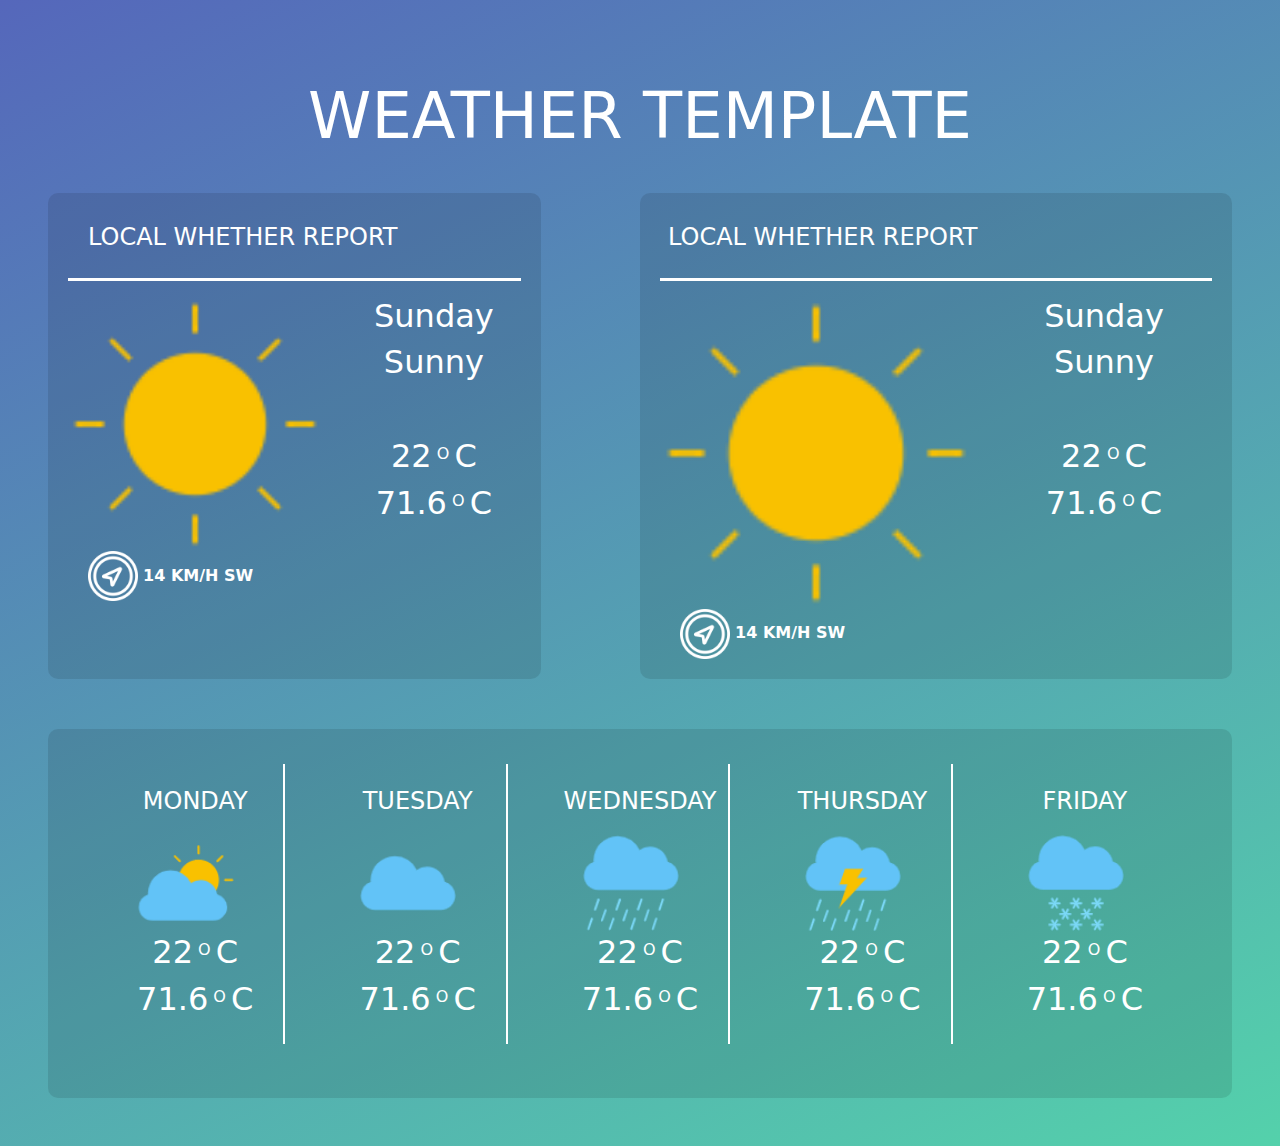
<file: index.html>
<!DOCTYPE html>
<html lang="en">
<head>
    <meta charset="UTF-8">
    <meta name="viewport" content="width=device-width, initial-scale=1.0">
    <meta property="og:type" content="website" />
    <meta property="og:site_name" content="Weather">
    <meta property="og:title" content="Weather Page" />
    <meta property="og:description" content="Weather page to let you know the temperature of the day and the week." />
    <meta property="og:locale" content="en_US" />
    <link rel="icon" href="Forecast/icon.png" type="image/x-icon">
    <link rel="stylesheet" href="bootstrap-5.3.2-dist/css/bootstrap.min.css">
    <link rel="stylesheet" href="main.css">
    <title>Weather</title>
</head>
<body>
    <div class="container-fluid p-5 m-auto">
        <h1>WEATHER TEMPLATE</h1>
        <div class="w-container">
            <div class="local col-5">
                <h2 class="row title text-center m-auto ">local whether report</h2>
                <hr>
                <div class="row">
                    <img src="Forecast/sun.png" class="col-7 m-img" alt="">
                    <div class="col-5">
                        <div class="row"><h2 class="day">sunday</h2></div>
                        <div class="row"><h2 class="weather">sunny</h2></div>
                        <br>
                        <br>
                        <div class="row"><h2 class="w-cel">22<sup> o </sup>C</h2></div>
                        <div class="row"><h2 class="w-fh">71.6<sup> o </sup>C</h2></div>
                    </div>
                </div>
                <div class="row wind">
                    <div class="col">
                    <img src="Forecast/signal.png"  alt="">
                    <p>14 KM/H SW</p>
                    </div>
                </div>
            </div>
            <div class="local col-6">
                <h2 class="row title">local whether report</h2>
                <hr>
                <div class="row ">
                    <img src="Forecast/sun.png" class="col-7 m-img" alt="">
                    <div class="col-5">
                        <div class="row"><h2 class="day">sunday</h2></div>
                        <div class="row"><h2 class="weather">sunny</h2></div>
                        <br>
                        <br>
                        <div class="row"><h2 class="w-cel">22<sup> o </sup>C</h2></div>
                        <div class="row"><h2 class="w-fh">71.6<sup> o </sup>C</h2></div>
                    </div>
                </div>
                <div class="row wind">
                    <div class="col">
                    <img src="Forecast/signal.png"  alt="">
                    <p>14 KM/H SW</p>
                    </div>
                </div>
            </div>
        </div>
        <div class="week-weather col-12">
            <div class="local col-12 p-5 w-box">
                <div class="row box">
                    <div class="col flex-column c-box">
                        <h2 class="title">monday</h2>
                        <img src="Forecast/SunCloud.png" alt="">
                        <h2 class="w-cel">22<sup> o </sup>C</h2>
                        <h2 class="w-fh">71.6<sup> o </sup>C</h2>
                    </div>
                    <div class="col flex-column c-box">
                        <h2 class="title">tuesday</h2>
                        <img src="Forecast/Cloud.png" alt="">
                        <h2 class="w-cel">22<sup> o </sup>C</h2>
                        <h2 class="w-fh">71.6<sup> o </sup>C</h2>
                    </div>
                    <div class="col flex-column c-box">
                        <h2 class="title">wednesday</h2>
                        <img src="Forecast/rain.png" alt="">
                        <h2 class="w-cel">22<sup> o </sup>C</h2>
                        <h2 class="w-fh">71.6<sup> o </sup>C</h2>
                    </div>
                    <div class="col flex-column c-box">
                        <h2 class="title">thursday</h2>
                        <img src="Forecast/RainThunder.png" alt="">
                        <h2 class="w-cel">22<sup> o </sup>C</h2>
                        <h2 class="w-fh">71.6<sup> o </sup>C</h2>
                    </div>
                    <div class="col flex-column">
                        <h2 class="title">friday</h2>
                        <img src="Forecast/Snow.png" alt="">
                        <h2 class="w-cel">22<sup> o </sup>C</h2>
                        <h2 class="w-fh">71.6<sup> o </sup>C</h2>
                    </div>
                </div>
            </div>
        </div>
    </div>
</body>
</html>
</file>
<file: main.css>
*{
    padding: 0;
    margin: 0;
    box-sizing: border-box;
}

.container-fluid{
    background: linear-gradient(-25deg,#54d1ab,#5567bb);
}
h1{
    text-align: center;
    color: white;
    padding: 30px;
    font-size: 4rem;
}
.w-container{
    display: flex;
    justify-content: space-between;
    margin-bottom: 50px;
}
.local{
    background-color: rgba(0,0,0,0.1);
    border-radius: 10px;
    padding: 20px;
}
.local .title{
    color:white;
    text-transform: uppercase;
    font-size: 1.5rem;
    padding: 10px 20px;
    text-align: center;
    
}
.temp img{
    width: 300px;
    height: 300px;
}
.day,.weather,.w-cel,.w-fh{
    border-bottom: none;
    color: white;
    text-transform: capitalize;
    text-align: center;
}
.local sup{
    font-size: 1rem;
}
.wind col{
    display: flex;
}
.wind img{
    width: 50px;
    margin-left: 20px;
}
.wind p{
    display: inline;
    color: white;
    font-weight: bold;
}
hr{
    width: 100%;
    height: 3px;
    background-color: white;
    color: white;
    opacity: 1;
}
.week-weather img{
    width: 100px;
    position: relative;
    left:40px;
}
.box div::after{
    content: '';
    display:inline-flex;
    height: 280px;
    width: 1px;
    position:relative;
    left: -35px;
    margin-top: -300px;
    border: 1px solid white;
}
.box div:first-child::after{
    display: none;
}
@media (max-width: 1100px){
    .box div::after{
        left: -15px;
    }
}

@media (max-width: 991.98px) {
    .w-container{
        display: flex;
        flex-direction: column;
    }
    .local{
        width: 100%;
    }
    .m-img{
        width: 250px;
        height: 250px;
    }
    .box div::after{
        left: 5px;
    }

    .box{
        gap: 10px;
        margin-left: -50px;
    }
    .week-weather h2{
        font-size: 1.4rem;
    }
    .local{
        border-radius: 0;
    }
    .box {
        display: block;
    }
    .c-box{
        margin: 0 15px;
        border-bottom: 1px solid white;
    }
    .box img{
        left: 35%;
        width: 250px;
    }
    .box div::after{
        display: none;
    }
}
@media (max-width: 767.98px) { 
    .local{
        border-radius: 0;
    }
    .box img{
        left: 30%;
        width: 200px;
    }
}
@media (max-width: 575.98px) { 
.local >*{
    align-items: center;
    text-align: center;
    width: 100%;
}
.row{
    width: 400px;
}
.m-img{
    position: relative;
    left: 75px;
}
.wind{
    margin-left: -30px;
}
.local{
    border-radius: 0;
}
.box img{
    left: 0;
    width: 150px;
}
}
</file>
